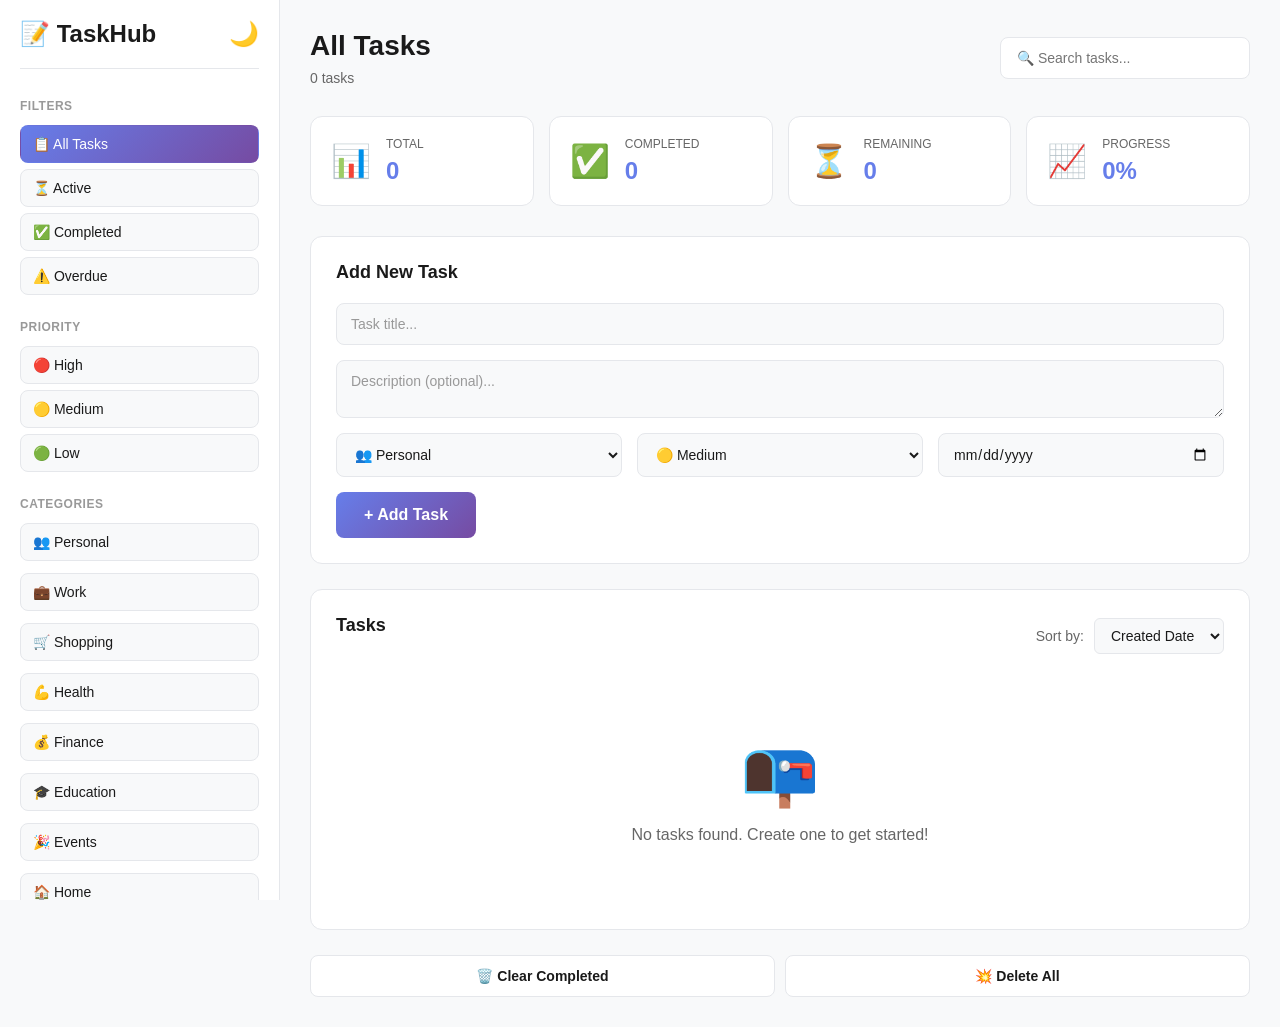
<file: projects/enhanced-todo-app/index.html>
<!DOCTYPE html>
<html lang="en">
<head>
    <meta charset="UTF-8">
    <meta name="viewport" content="width=device-width, initial-scale=1.0">
    <title>Enhanced Todo App</title>
    <link rel="stylesheet" href="styles.css">
</head>
<body>
    <div class="app">
        <!-- Sidebar -->
        <aside class="sidebar">
            <div class="sidebar-header">
                <h1>📝 TaskHub</h1>
                <button class="theme-toggle" id="themeToggle" title="Toggle dark mode">
                    🌙
                </button>
            </div>

            <div class="sidebar-section">
                <h3>Filters</h3>
                <button class="filter-btn active" data-filter="all">📋 All Tasks</button>
                <button class="filter-btn" data-filter="active">⏳ Active</button>
                <button class="filter-btn" data-filter="completed">✅ Completed</button>
                <button class="filter-btn" data-filter="overdue">⚠️ Overdue</button>
            </div>

            <div class="sidebar-section">
                <h3>Priority</h3>
                <button class="priority-filter" data-priority="high">🔴 High</button>
                <button class="priority-filter" data-priority="medium">🟡 Medium</button>
                <button class="priority-filter" data-priority="low">🟢 Low</button>
            </div>

            <div class="sidebar-section">
                <h3>Categories</h3>
                <div class="category-list" id="categoryList">
                    <!-- Categories dynamically added -->
                </div>
            </div>

            <div class="sidebar-section">
                <h3>Actions</h3>
                <button class="action-btn export" id="exportBtn">📥 Export</button>
                <button class="action-btn import" id="importBtn">📤 Import</button>
                <input type="file" id="importFile" accept=".json" style="display: none;">
            </div>
        </aside>

        <!-- Main Content -->
        <main class="main-content">
            <!-- Header -->
            <header class="header">
                <div class="header-left">
                    <h2 id="pageTitle">All Tasks</h2>
                    <p class="header-subtitle" id="taskCount">0 tasks</p>
                </div>
                <div class="header-right">
                    <div class="search-box">
                        <input 
                            type="text" 
                            id="searchInput" 
                            class="search-input" 
                            placeholder="🔍 Search tasks..."
                        >
                    </div>
                </div>
            </header>

            <!-- Stats -->
            <div class="stats-grid">
                <div class="stat-card">
                    <div class="stat-icon">📊</div>
                    <div class="stat-info">
                        <span class="stat-label">Total</span>
                        <span class="stat-value" id="statTotal">0</span>
                    </div>
                </div>
                <div class="stat-card">
                    <div class="stat-icon">✅</div>
                    <div class="stat-info">
                        <span class="stat-label">Completed</span>
                        <span class="stat-value" id="statCompleted">0</span>
                    </div>
                </div>
                <div class="stat-card">
                    <div class="stat-icon">⏳</div>
                    <div class="stat-info">
                        <span class="stat-label">Remaining</span>
                        <span class="stat-value" id="statRemaining">0</span>
                    </div>
                </div>
                <div class="stat-card">
                    <div class="stat-icon">📈</div>
                    <div class="stat-info">
                        <span class="stat-label">Progress</span>
                        <span class="stat-value" id="statProgress">0%</span>
                    </div>
                </div>
            </div>

            <!-- Add Task Form -->
            <div class="add-task-section">
                <h3>Add New Task</h3>
                <form id="addTaskForm" class="add-task-form">
                    <div class="form-row">
                        <input 
                            type="text" 
                            id="taskTitle" 
                            class="form-input" 
                            placeholder="Task title..."
                            required
                        >
                    </div>
                    <div class="form-row">
                        <textarea 
                            id="taskDescription" 
                            class="form-textarea" 
                            placeholder="Description (optional)..."
                            rows="2"
                        ></textarea>
                    </div>
                    <div class="form-row">
                        <select id="taskCategory" class="form-select">
                            <option value="personal">👥 Personal</option>
                            <option value="work">💼 Work</option>
                            <option value="shopping">🛒 Shopping</option>
                            <option value="health">💪 Health</option>
                            <option value="finance">💰 Finance</option>
                            <option value="education">🎓 Education</option>
                            <option value="events">🎉 Events</option>
                            <option value="home">🏠 Home</option>
                        </select>
                        <select id="taskPriority" class="form-select">
                            <option value="low">🟢 Low</option>
                            <option value="medium" selected>🟡 Medium</option>
                            <option value="high">🔴 High</option>
                        </select>
                        <input 
                            type="date" 
                            id="taskDueDate" 
                            class="form-input"
                        >
                    </div>
                    <button type="submit" class="add-task-btn">+ Add Task</button>
                </form>
            </div>

            <!-- Tasks List -->
            <div class="tasks-section">
                <div class="tasks-header">
                    <h3>Tasks</h3>
                    <div class="sort-options">
                        <label>Sort by:</label>
                        <select id="sortSelect" class="sort-select">
                            <option value="created">Created Date</option>
                            <option value="duedate">Due Date</option>
                            <option value="priority">Priority</option>
                            <option value="title">Title A-Z</option>
                        </select>
                    </div>
                </div>

                <div class="tasks-list" id="tasksList">
                    <!-- Tasks will be rendered here -->
                </div>

                <div class="empty-state" id="emptyState">
                    <div class="empty-icon">📭</div>
                    <p>No tasks found. Create one to get started!</p>
                </div>
            </div>

            <!-- Quick Actions -->
            <div class="quick-actions">
                <button id="clearCompletedBtn" class="quick-action-btn">🗑️ Clear Completed</button>
                <button id="deleteAllBtn" class="quick-action-btn delete">💥 Delete All</button>
            </div>
        </main>
    </div>

    <!-- Modal for editing tasks -->
    <div class="modal" id="editModal">
        <div class="modal-content">
            <div class="modal-header">
                <h3>Edit Task</h3>
                <button class="modal-close" onclick="closeEditModal()">&times;</button>
            </div>
            <form id="editTaskForm" class="modal-form">
                <input type="hidden" id="editTaskId">
                <div class="form-group">
                    <label>Title</label>
                    <input type="text" id="editTitle" class="form-input" required>
                </div>
                <div class="form-group">
                    <label>Description</label>
                    <textarea id="editDescription" class="form-textarea" rows="3"></textarea>
                </div>
                <div class="form-row">
                    <div class="form-group">
                        <label>Category</label>
                        <select id="editCategory" class="form-select"></select>
                    </div>
                    <div class="form-group">
                        <label>Priority</label>
                        <select id="editPriority" class="form-select">
                            <option value="low">🟢 Low</option>
                            <option value="medium">🟡 Medium</option>
                            <option value="high">🔴 High</option>
                        </select>
                    </div>
                    <div class="form-group">
                        <label>Due Date</label>
                        <input type="date" id="editDueDate" class="form-input">
                    </div>
                </div>
                <div class="modal-buttons">
                    <button type="submit" class="btn-primary">Save Changes</button>
                    <button type="button" class="btn-secondary" onclick="closeEditModal()">Cancel</button>
                </div>
            </form>
        </div>
    </div>

    <script src="storage.js"></script>
    <script src="ui.js"></script>
    <script src="app.js"></script>
</body>
</html>
</file>
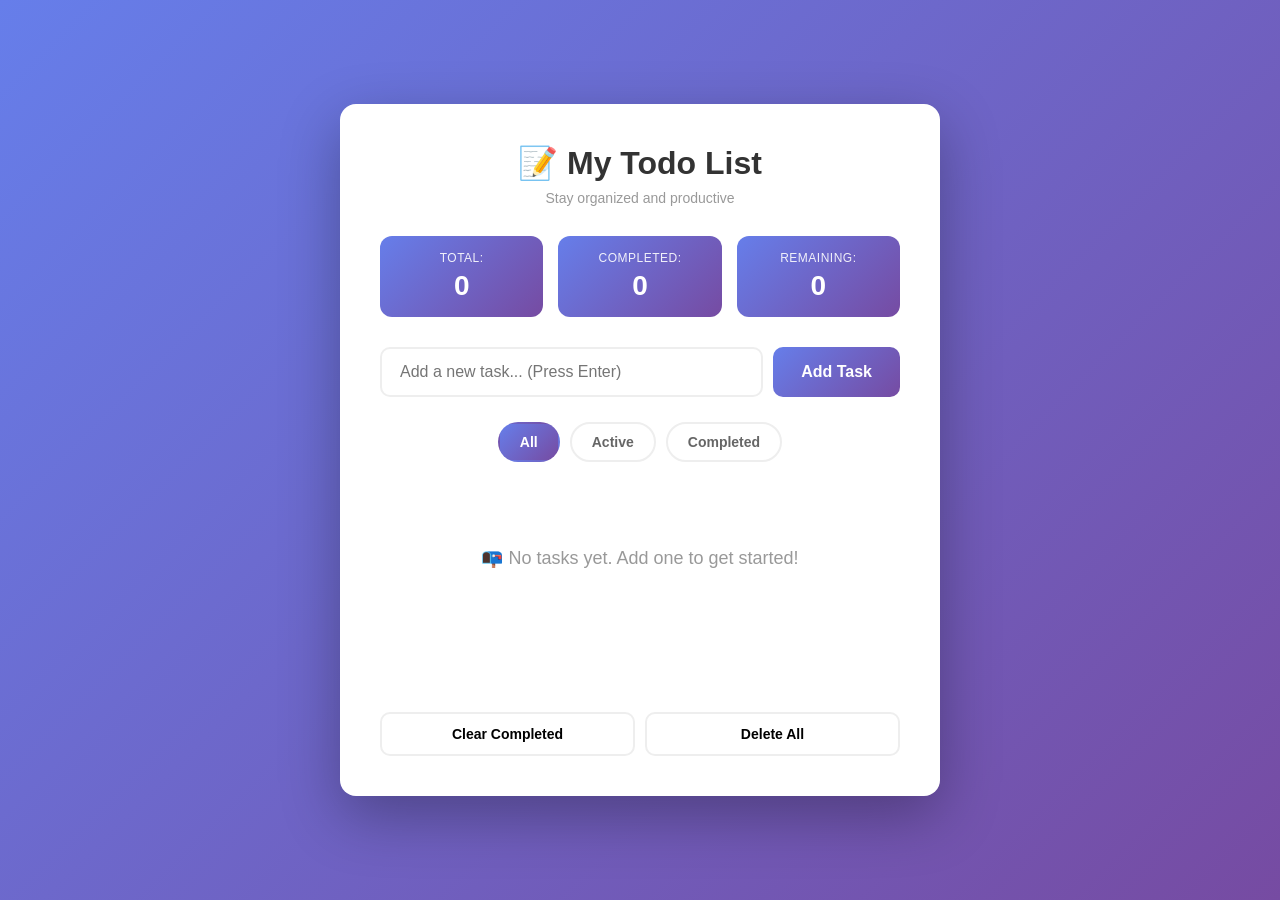
<file: projects/todo-app/index.html>
<!DOCTYPE html>
<html lang="en">
<head>
    <meta charset="UTF-8">
    <meta name="viewport" content="width=device-width, initial-scale=1.0">
    <title>Todo List App</title>
    <link rel="stylesheet" href="styles.css">
</head>
<body>
    <div class="container">
        <!-- Header -->
        <header class="header">
            <h1>📝 My Todo List</h1>
            <p class="subtitle">Stay organized and productive</p>
        </header>

        <!-- Stats -->
        <div class="stats">
            <div class="stat-item">
                <span class="stat-label">Total:</span>
                <span class="stat-value" id="totalTasks">0</span>
            </div>
            <div class="stat-item">
                <span class="stat-label">Completed:</span>
                <span class="stat-value" id="completedTasks">0</span>
            </div>
            <div class="stat-item">
                <span class="stat-label">Remaining:</span>
                <span class="stat-value" id="remainingTasks">0</span>
            </div>
        </div>

        <!-- Input Section -->
        <div class="input-section">
            <input 
                type="text" 
                id="taskInput" 
                class="task-input" 
                placeholder="Add a new task... (Press Enter)"
            >
            <button id="addBtn" class="add-btn">Add Task</button>
        </div>

        <!-- Filter Buttons -->
        <div class="filter-buttons">
            <button class="filter-btn active" data-filter="all">All</button>
            <button class="filter-btn" data-filter="active">Active</button>
            <button class="filter-btn" data-filter="completed">Completed</button>
        </div>

        <!-- Tasks List -->
        <div class="tasks-container">
            <ul id="tasksList" class="tasks-list">
                <!-- Tasks will be inserted here -->
            </ul>
            <div class="empty-state" id="emptyState">
                <p>📭 No tasks yet. Add one to get started!</p>
            </div>
        </div>

        <!-- Action Buttons -->
        <div class="action-buttons">
            <button id="clearCompletedBtn" class="clear-btn">Clear Completed</button>
            <button id="deleteAllBtn" class="delete-all-btn">Delete All</button>
        </div>
    </div>

    <script src="app.js"></script>
</body>
</html>
</file>
<file: projects/enhanced-todo-app/styles.css>
/* CSS Custom Properties */
:root {
    --primary: #667eea;
    --primary-dark: #764ba2;
    --secondary: #f093fb;
    --accent: #4facfe;
    
    --bg-primary: #ffffff;
    --bg-secondary: #f8f9fa;
    --bg-tertiary: #eef1f6;
    
    --text-primary: #1a1a1a;
    --text-secondary: #666;
    --text-light: #999;
    
    --border-color: #e5e7eb;
    --success: #10b981;
    --warning: #f59e0b;
    --danger: #ef4444;
    
    --shadow-sm: 0 1px 2px rgba(0, 0, 0, 0.05);
    --shadow-md: 0 4px 12px rgba(0, 0, 0, 0.1);
    --shadow-lg: 0 10px 30px rgba(0, 0, 0, 0.15);
}

body.dark-mode {
    --bg-primary: #1a1a1a;
    --bg-secondary: #2d2d2d;
    --bg-tertiary: #3d3d3d;
    
    --text-primary: #ffffff;
    --text-secondary: #bbb;
    --text-light: #888;
    
    --border-color: #444;
}

* {
    margin: 0;
    padding: 0;
    box-sizing: border-box;
}

body {
    font-family: 'Segoe UI', Tahoma, Geneva, Verdana, sans-serif;
    background: var(--bg-secondary);
    color: var(--text-primary);
    transition: background-color 0.3s ease, color 0.3s ease;
}

/* App Layout */
.app {
    display: grid;
    grid-template-columns: 280px 1fr;
    min-height: 100vh;
    gap: 0;
}

/* Sidebar */
.sidebar {
    background: var(--bg-primary);
    border-right: 1px solid var(--border-color);
    padding: 20px;
    overflow-y: auto;
    position: sticky;
    top: 0;
    height: 100vh;
}

.sidebar-header {
    display: flex;
    justify-content: space-between;
    align-items: center;
    margin-bottom: 30px;
    padding-bottom: 20px;
    border-bottom: 1px solid var(--border-color);
}

.sidebar-header h1 {
    font-size: 24px;
}

.theme-toggle {
    background: none;
    border: none;
    font-size: 24px;
    cursor: pointer;
    transition: transform 0.3s ease;
}

.theme-toggle:hover {
    transform: scale(1.2);
}

.sidebar-section {
    margin-bottom: 25px;
}

.sidebar-section h3 {
    font-size: 12px;
    font-weight: 700;
    text-transform: uppercase;
    color: var(--text-light);
    margin-bottom: 12px;
    letter-spacing: 0.5px;
}

.filter-btn,
.priority-filter,
.category-btn,
.action-btn {
    display: block;
    width: 100%;
    padding: 10px 12px;
    background: var(--bg-secondary);
    border: 1px solid var(--border-color);
    color: var(--text-primary);
    border-radius: 8px;
    cursor: pointer;
    font-size: 14px;
    transition: all 0.3s ease;
    text-align: left;
    margin-bottom: 6px;
}

.filter-btn:hover,
.priority-filter:hover,
.category-btn:hover {
    background: var(--bg-tertiary);
    border-color: var(--primary);
}

.filter-btn.active,
.priority-filter.active,
.category-btn.active {
    background: linear-gradient(135deg, var(--primary) 0%, var(--primary-dark) 100%);
    color: white;
    border-color: transparent;
}

.action-btn {
    background: var(--bg-secondary);
    font-weight: 600;
    padding: 12px;
}

.action-btn:hover {
    background: var(--primary);
    color: white;
    border-color: var(--primary);
}

.action-btn.import:hover {
    background: var(--secondary);
    border-color: var(--secondary);
}

.category-list {
    display: flex;
    flex-direction: column;
    gap: 6px;
}

/* Main Content */
.main-content {
    padding: 30px;
    overflow-y: auto;
}

/* Header */
.header {
    display: flex;
    justify-content: space-between;
    align-items: center;
    margin-bottom: 30px;
    flex-wrap: wrap;
    gap: 20px;
}

.header-left h2 {
    font-size: 28px;
    margin-bottom: 8px;
}

.header-subtitle {
    color: var(--text-secondary);
    font-size: 14px;
}

.search-box {
    flex: 1;
    min-width: 250px;
}

.search-input {
    width: 100%;
    padding: 12px 16px;
    border: 1px solid var(--border-color);
    border-radius: 8px;
    font-size: 14px;
    background: var(--bg-primary);
    color: var(--text-primary);
    transition: all 0.3s ease;
}

.search-input:focus {
    outline: none;
    border-color: var(--primary);
    box-shadow: 0 0 0 3px rgba(102, 126, 234, 0.1);
}

/* Stats Grid */
.stats-grid {
    display: grid;
    grid-template-columns: repeat(auto-fit, minmax(200px, 1fr));
    gap: 15px;
    margin-bottom: 30px;
}

.stat-card {
    background: var(--bg-primary);
    border: 1px solid var(--border-color);
    border-radius: 12px;
    padding: 20px;
    display: flex;
    align-items: center;
    gap: 15px;
    transition: all 0.3s ease;
}

.stat-card:hover {
    border-color: var(--primary);
    box-shadow: var(--shadow-md);
}

.stat-icon {
    font-size: 32px;
}

.stat-label {
    display: block;
    font-size: 12px;
    color: var(--text-secondary);
    text-transform: uppercase;
    margin-bottom: 6px;
}

.stat-value {
    display: block;
    font-size: 24px;
    font-weight: bold;
    color: var(--primary);
}

/* Forms */
.add-task-section,
.tasks-section {
    background: var(--bg-primary);
    border: 1px solid var(--border-color);
    border-radius: 12px;
    padding: 25px;
    margin-bottom: 25px;
}

.add-task-section h3,
.tasks-section h3 {
    font-size: 18px;
    margin-bottom: 20px;
}

.add-task-form {
    display: flex;
    flex-direction: column;
    gap: 15px;
}

.form-row {
    display: grid;
    grid-template-columns: repeat(auto-fit, minmax(200px, 1fr));
    gap: 15px;
}

.form-input,
.form-textarea,
.form-select {
    padding: 12px 14px;
    border: 1px solid var(--border-color);
    border-radius: 8px;
    font-size: 14px;
    background: var(--bg-secondary);
    color: var(--text-primary);
    font-family: inherit;
    transition: all 0.3s ease;
}

.form-input:focus,
.form-textarea:focus,
.form-select:focus {
    outline: none;
    border-color: var(--primary);
    box-shadow: 0 0 0 3px rgba(102, 126, 234, 0.1);
}

.form-input::placeholder,
.form-textarea::placeholder {
    color: var(--text-light);
}

.add-task-btn {
    padding: 14px 28px;
    background: linear-gradient(135deg, var(--primary) 0%, var(--primary-dark) 100%);
    color: white;
    border: none;
    border-radius: 8px;
    font-size: 16px;
    font-weight: 600;
    cursor: pointer;
    transition: all 0.3s ease;
    align-self: flex-start;
}

.add-task-btn:hover {
    transform: translateY(-2px);
    box-shadow: var(--shadow-lg);
}

/* Tasks List */
.tasks-header {
    display: flex;
    justify-content: space-between;
    align-items: center;
    margin-bottom: 20px;
    flex-wrap: wrap;
    gap: 15px;
}

.sort-options {
    display: flex;
    gap: 10px;
    align-items: center;
}

.sort-options label {
    font-size: 14px;
    color: var(--text-secondary);
}

.sort-select {
    padding: 8px 12px;
    border: 1px solid var(--border-color);
    border-radius: 6px;
    background: var(--bg-secondary);
    color: var(--text-primary);
    font-size: 14px;
    cursor: pointer;
}

.tasks-list {
    display: flex;
    flex-direction: column;
    gap: 12px;
}

.task-item {
    display: grid;
    grid-template-columns: 24px 1fr auto;
    gap: 15px;
    align-items: start;
    background: var(--bg-secondary);
    border: 1px solid var(--border-color);
    border-radius: 10px;
    padding: 16px;
    transition: all 0.3s ease;
    animation: slideIn 0.3s ease;
}

@keyframes slideIn {
    from {
        opacity: 0;
        transform: translateY(-10px);
    }
    to {
        opacity: 1;
        transform: translateY(0);
    }
}

.task-item:hover {
    border-color: var(--primary);
    box-shadow: var(--shadow-md);
}

.task-item.completed .task-title {
    text-decoration: line-through;
    color: var(--text-light);
}

.task-item.completed .task-description {
    color: var(--text-light);
}

.task-item.overdue {
    border-left: 4px solid var(--danger);
}

.task-checkbox {
    width: 20px;
    height: 20px;
    cursor: pointer;
    appearance: none;
    border: 2px solid var(--border-color);
    border-radius: 4px;
    background: var(--bg-primary);
    transition: all 0.3s ease;
    margin-top: 2px;
}

.task-checkbox:hover {
    border-color: var(--primary);
}

.task-checkbox:checked {
    background: linear-gradient(135deg, var(--primary) 0%, var(--primary-dark) 100%);
    border-color: transparent;
    background-image: url('data:image/svg+xml;utf8,<svg xmlns="http://www.w3.org/2000/svg" viewBox="0 0 20 20" fill="white"><path fill-rule="evenodd" d="M16.707 5.293a1 1 0 010 1.414l-8 8a1 1 0 01-1.414 0l-4-4a1 1 0 011.414-1.414L8 12.586l7.293-7.293a1 1 0 011.414 0z" clip-rule="evenodd"/></svg>');
    background-repeat: no-repeat;
    background-position: center;
    background-size: 14px;
}

.task-content {
    display: flex;
    flex-direction: column;
    gap: 8px;
}

.task-title {
    font-size: 16px;
    font-weight: 600;
    color: var(--text-primary);
    transition: all 0.3s ease;
}

.task-description {
    font-size: 14px;
    color: var(--text-secondary);
    line-height: 1.5;
}

.task-meta {
    display: flex;
    gap: 10px;
    flex-wrap: wrap;
    margin-top: 10px;
}

.task-tag {
    display: inline-flex;
    align-items: center;
    gap: 4px;
    padding: 4px 10px;
    background: var(--bg-tertiary);
    border-radius: 12px;
    font-size: 12px;
    color: var(--text-secondary);
}

.task-actions {
    display: flex;
    gap: 6px;
}

.task-btn {
    width: 36px;
    height: 36px;
    border: none;
    border-radius: 6px;
    background: var(--bg-tertiary);
    cursor: pointer;
    font-size: 18px;
    transition: all 0.3s ease;
    display: flex;
    align-items: center;
    justify-content: center;
}

.task-btn:hover {
    background: var(--primary);
    transform: scale(1.1);
}

.task-btn.delete:hover {
    background: var(--danger);
}

/* Empty State */
.empty-state {
    text-align: center;
    padding: 60px 20px;
    display: none;
}

.empty-state.show {
    display: block;
}

.empty-icon {
    font-size: 64px;
    margin-bottom: 15px;
}

.empty-state p {
    color: var(--text-secondary);
    font-size: 16px;
}

/* Quick Actions */
.quick-actions {
    display: flex;
    gap: 10px;
    flex-wrap: wrap;
}

.quick-action-btn {
    flex: 1;
    min-width: 150px;
    padding: 12px 20px;
    border: 1px solid var(--border-color);
    background: var(--bg-primary);
    color: var(--text-primary);
    border-radius: 8px;
    font-size: 14px;
    font-weight: 600;
    cursor: pointer;
    transition: all 0.3s ease;
}

.quick-action-btn:hover {
    border-color: var(--primary);
    background: var(--primary);
    color: white;
}

.quick-action-btn.delete:hover {
    background: var(--danger);
    border-color: var(--danger);
}

/* Modal */
.modal {
    display: none;
    position: fixed;
    top: 0;
    left: 0;
    right: 0;
    bottom: 0;
    background: rgba(0, 0, 0, 0.5);
    z-index: 1000;
    align-items: center;
    justify-content: center;
    animation: fadeIn 0.3s ease;
}

@keyframes fadeIn {
    from { opacity: 0; }
    to { opacity: 1; }
}

.modal.show {
    display: flex;
}

.modal-content {
    background: var(--bg-primary);
    border-radius: 12px;
    padding: 30px;
    max-width: 500px;
    width: 90%;
    box-shadow: var(--shadow-lg);
    animation: slideInUp 0.3s ease;
}

@keyframes slideInUp {
    from {
        opacity: 0;
        transform: translateY(20px);
    }
    to {
        opacity: 1;
        transform: translateY(0);
    }
}

.modal-header {
    display: flex;
    justify-content: space-between;
    align-items: center;
    margin-bottom: 20px;
    padding-bottom: 15px;
    border-bottom: 1px solid var(--border-color);
}

.modal-header h3 {
    font-size: 20px;
}

.modal-close {
    background: none;
    border: none;
    font-size: 28px;
    cursor: pointer;
    color: var(--text-secondary);
    transition: color 0.3s ease;
}

.modal-close:hover {
    color: var(--text-primary);
}

.modal-form {
    display: flex;
    flex-direction: column;
    gap: 20px;
}

.form-group {
    display: flex;
    flex-direction: column;
    gap: 8px;
}

.form-group label {
    font-size: 14px;
    font-weight: 600;
    color: var(--text-secondary);
}

.modal-buttons {
    display: flex;
    gap: 10px;
    margin-top: 20px;
}

.btn-primary,
.btn-secondary {
    flex: 1;
    padding: 12px 20px;
    border: none;
    border-radius: 8px;
    font-size: 14px;
    font-weight: 600;
    cursor: pointer;
    transition: all 0.3s ease;
}

.btn-primary {
    background: linear-gradient(135deg, var(--primary) 0%, var(--primary-dark) 100%);
    color: white;
}

.btn-primary:hover {
    transform: translateY(-2px);
    box-shadow: var(--shadow-lg);
}

.btn-secondary {
    background: var(--bg-secondary);
    color: var(--text-primary);
    border: 1px solid var(--border-color);
}

.btn-secondary:hover {
    border-color: var(--primary);
}

/* Responsive */
@media (max-width: 1024px) {
    .app {
        grid-template-columns: 1fr;
    }

    .sidebar {
        display: none;
    }
}

@media (max-width: 768px) {
    .main-content {
        padding: 15px;
    }

    .header {
        flex-direction: column;
        align-items: stretch;
    }

    .search-box {
        min-width: unset;
    }

    .stats-grid {
        grid-template-columns: repeat(2, 1fr);
    }

    .form-row {
        grid-template-columns: 1fr;
    }

    .tasks-header {
        flex-direction: column;
        align-items: flex-start;
    }

    .task-item {
        grid-template-columns: 24px 1fr;
    }

    .task-actions {
        grid-column: 1 / -1;
        margin-top: 10px;
    }
}

@media (max-width: 480px) {
    .add-task-section,
    .tasks-section {
        padding: 15px;
    }

    .stats-grid {
        grid-template-columns: 1fr;
    }

    .modal-content {
        padding: 20px;
    }
}
</file>
<file: projects/todo-app/styles.css>
* {
    margin: 0;
    padding: 0;
    box-sizing: border-box;
}

body {
    font-family: 'Poppins', -apple-system, BlinkMacSystemFont, 'Segoe UI', sans-serif;
    background: linear-gradient(135deg, #667eea 0%, #764ba2 100%);
    min-height: 100vh;
    padding: 20px;
    display: flex;
    justify-content: center;
    align-items: center;
}

.container {
    background: white;
    border-radius: 16px;
    box-shadow: 0 20px 60px rgba(0, 0, 0, 0.3);
    max-width: 600px;
    width: 100%;
    padding: 40px;
}

/* Header */
.header {
    text-align: center;
    margin-bottom: 30px;
}

.header h1 {
    color: #333;
    font-size: 32px;
    margin-bottom: 8px;
}

.subtitle {
    color: #999;
    font-size: 14px;
}

/* Stats */
.stats {
    display: grid;
    grid-template-columns: repeat(3, 1fr);
    gap: 15px;
    margin-bottom: 30px;
}

.stat-item {
    background: linear-gradient(135deg, #667eea 0%, #764ba2 100%);
    padding: 15px;
    border-radius: 12px;
    text-align: center;
    color: white;
}

.stat-label {
    display: block;
    font-size: 12px;
    opacity: 0.9;
    margin-bottom: 5px;
    text-transform: uppercase;
    letter-spacing: 0.5px;
}

.stat-value {
    display: block;
    font-size: 28px;
    font-weight: bold;
}

/* Input Section */
.input-section {
    display: flex;
    gap: 10px;
    margin-bottom: 25px;
}

.task-input {
    flex: 1;
    padding: 14px 18px;
    border: 2px solid #eee;
    border-radius: 10px;
    font-size: 16px;
    font-family: 'Poppins', sans-serif;
    transition: all 0.3s ease;
}

.task-input:focus {
    outline: none;
    border-color: #667eea;
    box-shadow: 0 0 0 3px rgba(102, 126, 234, 0.1);
}

.add-btn {
    padding: 14px 28px;
    background: linear-gradient(135deg, #667eea 0%, #764ba2 100%);
    color: white;
    border: none;
    border-radius: 10px;
    font-size: 16px;
    font-weight: 600;
    cursor: pointer;
    transition: all 0.3s ease;
    white-space: nowrap;
}

.add-btn:hover {
    transform: translateY(-2px);
    box-shadow: 0 8px 20px rgba(102, 126, 234, 0.3);
}

.add-btn:active {
    transform: translateY(0);
}

/* Filter Buttons */
.filter-buttons {
    display: flex;
    gap: 10px;
    margin-bottom: 25px;
    justify-content: center;
}

.filter-btn {
    padding: 10px 20px;
    border: 2px solid #eee;
    background: white;
    color: #666;
    border-radius: 20px;
    cursor: pointer;
    font-size: 14px;
    font-weight: 600;
    transition: all 0.3s ease;
}

.filter-btn:hover {
    border-color: #667eea;
    color: #667eea;
}

.filter-btn.active {
    background: linear-gradient(135deg, #667eea 0%, #764ba2 100%);
    color: white;
    border-color: transparent;
}

/* Tasks Container */
.tasks-container {
    min-height: 200px;
    margin-bottom: 25px;
}

.tasks-list {
    list-style: none;
}

.task-item {
    display: flex;
    align-items: center;
    gap: 15px;
    padding: 15px 18px;
    background: #f8f9fa;
    border-radius: 10px;
    margin-bottom: 10px;
    animation: slideIn 0.3s ease;
    transition: all 0.3s ease;
}

@keyframes slideIn {
    from {
        opacity: 0;
        transform: translateX(-20px);
    }
    to {
        opacity: 1;
        transform: translateX(0);
    }
}

.task-item:hover {
    background: #f0f1f5;
    box-shadow: 0 4px 12px rgba(0, 0, 0, 0.08);
}

.task-item.completed .task-text {
    text-decoration: line-through;
    color: #999;
}

.task-checkbox {
    flex-shrink: 0;
    width: 20px;
    height: 20px;
    cursor: pointer;
    appearance: none;
    border: 2px solid #ddd;
    border-radius: 4px;
    background: white;
    transition: all 0.3s ease;
}

.task-checkbox:hover {
    border-color: #667eea;
}

.task-checkbox:checked {
    background: linear-gradient(135deg, #667eea 0%, #764ba2 100%);
    border-color: transparent;
    background-image: url('data:image/svg+xml;utf8,<svg xmlns="http://www.w3.org/2000/svg" viewBox="0 0 20 20" fill="white"><path fill-rule="evenodd" d="M16.707 5.293a1 1 0 010 1.414l-8 8a1 1 0 01-1.414 0l-4-4a1 1 0 011.414-1.414L8 12.586l7.293-7.293a1 1 0 011.414 0z" clip-rule="evenodd"/></svg>');
    background-repeat: no-repeat;
    background-position: center;
    background-size: 14px;
}

.task-text {
    flex: 1;
    color: #333;
    font-size: 16px;
    word-break: break-word;
    transition: all 0.3s ease;
}

.task-actions {
    display: flex;
    gap: 8px;
    flex-shrink: 0;
}

.task-btn {
    width: 32px;
    height: 32px;
    border: none;
    border-radius: 6px;
    background: white;
    cursor: pointer;
    font-size: 16px;
    transition: all 0.3s ease;
    display: flex;
    align-items: center;
    justify-content: center;
}

.task-btn:hover {
    background: #fff0f0;
}

.task-btn.delete:hover {
    background: #ffe0e0;
    color: #e74c3c;
}

.task-btn.edit:hover {
    background: #e8f1ff;
    color: #667eea;
}

/* Empty State */
.empty-state {
    text-align: center;
    padding: 60px 20px;
    color: #999;
    font-size: 18px;
    display: none;
}

.empty-state.show {
    display: block;
}

/* Action Buttons */
.action-buttons {
    display: flex;
    gap: 10px;
    flex-wrap: wrap;
}

.clear-btn,
.delete-all-btn {
    flex: 1;
    min-width: 150px;
    padding: 12px 20px;
    border: 2px solid #eee;
    background: white;
    border-radius: 10px;
    font-size: 14px;
    font-weight: 600;
    cursor: pointer;
    transition: all 0.3s ease;
}

.clear-btn:hover {
    border-color: #ffc107;
    color: #ffc107;
    background: #fffbf0;
}

.delete-all-btn:hover {
    border-color: #e74c3c;
    color: #e74c3c;
    background: #fff0f0;
}

.clear-btn:disabled,
.delete-all-btn:disabled {
    opacity: 0.5;
    cursor: not-allowed;
}

/* Responsive Design */
@media (max-width: 600px) {
    .container {
        padding: 25px;
    }

    .header h1 {
        font-size: 24px;
    }

    .stats {
        grid-template-columns: repeat(3, 1fr);
        gap: 10px;
    }

    .stat-value {
        font-size: 22px;
    }

    .input-section {
        flex-direction: column;
    }

    .add-btn {
        width: 100%;
    }

    .filter-buttons {
        flex-wrap: wrap;
    }

    .task-item {
        padding: 12px 14px;
    }

    .action-buttons {
        flex-direction: column;
    }

    .clear-btn,
    .delete-all-btn {
        width: 100%;
    }
}

/* Print Styles */
@media print {
    body {
        background: white;
    }

    .input-section,
    .filter-buttons,
    .action-buttons {
        display: none;
    }
}
</file>
